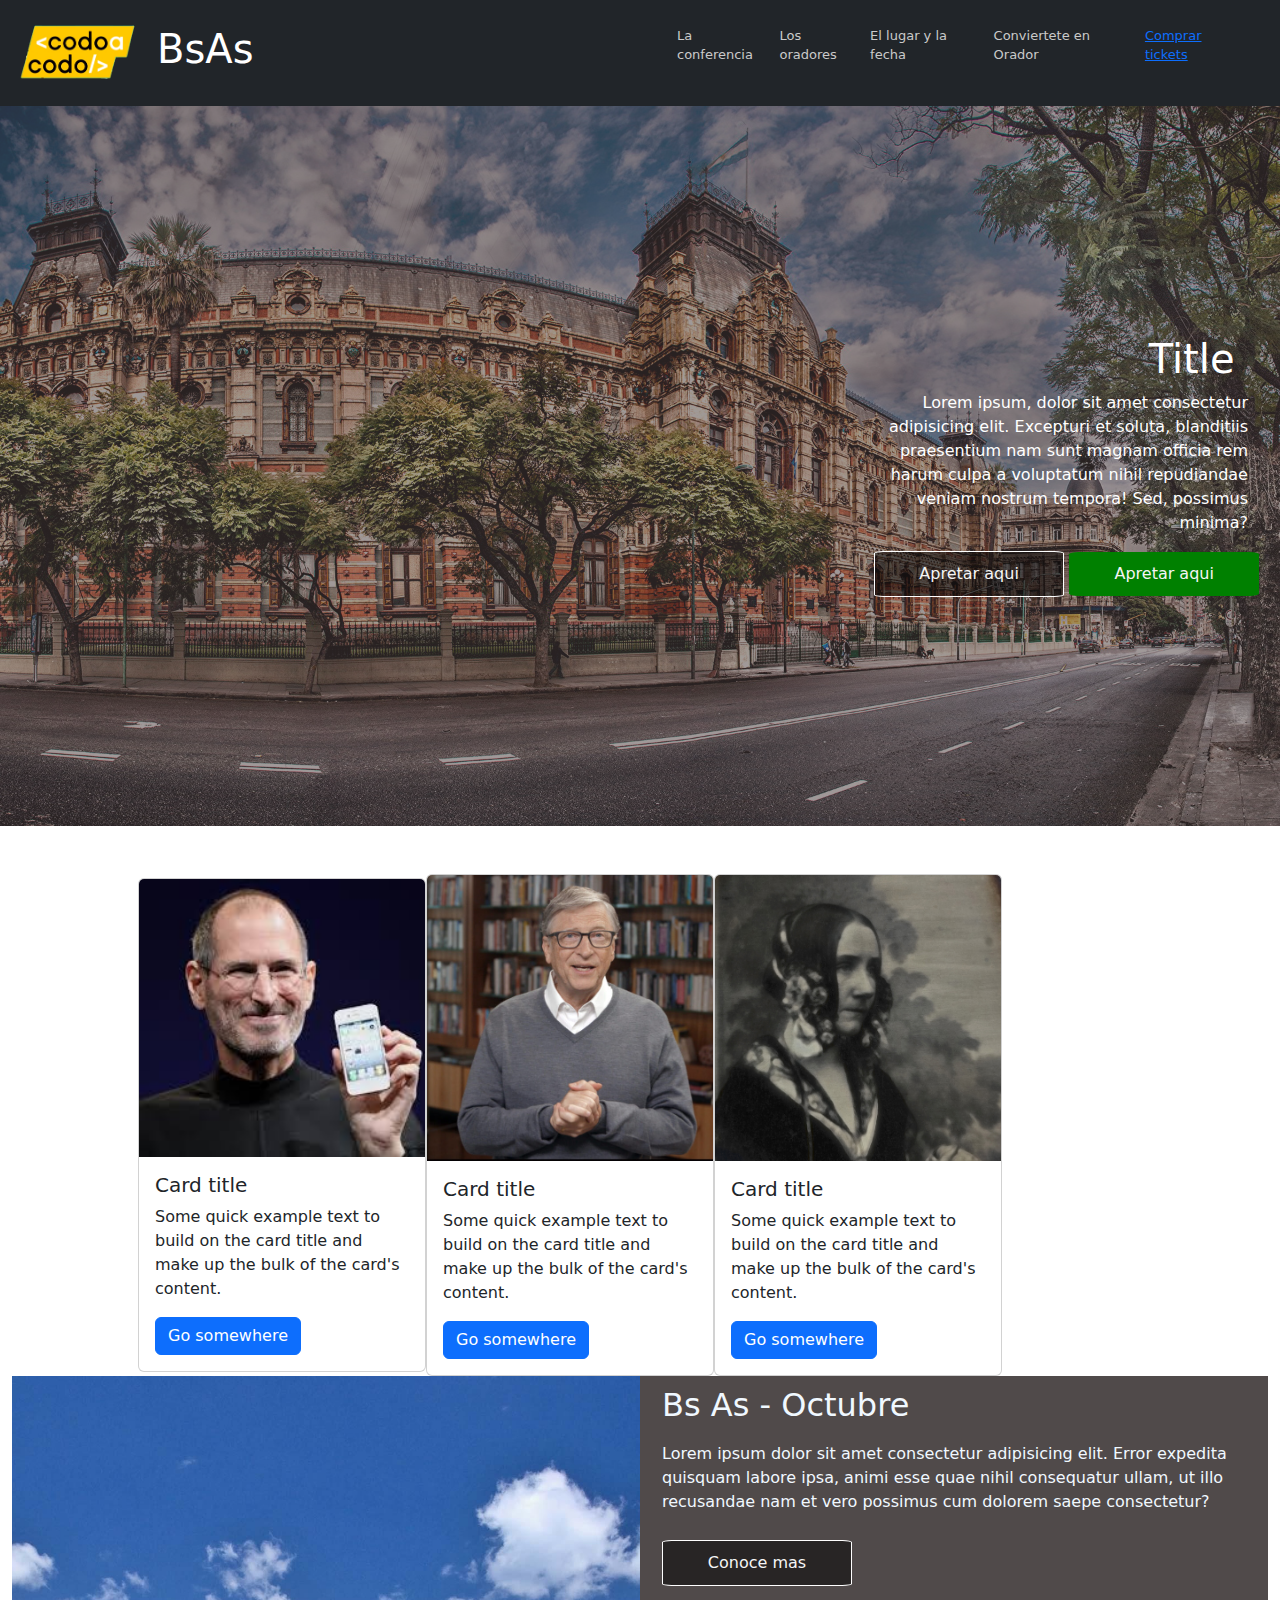
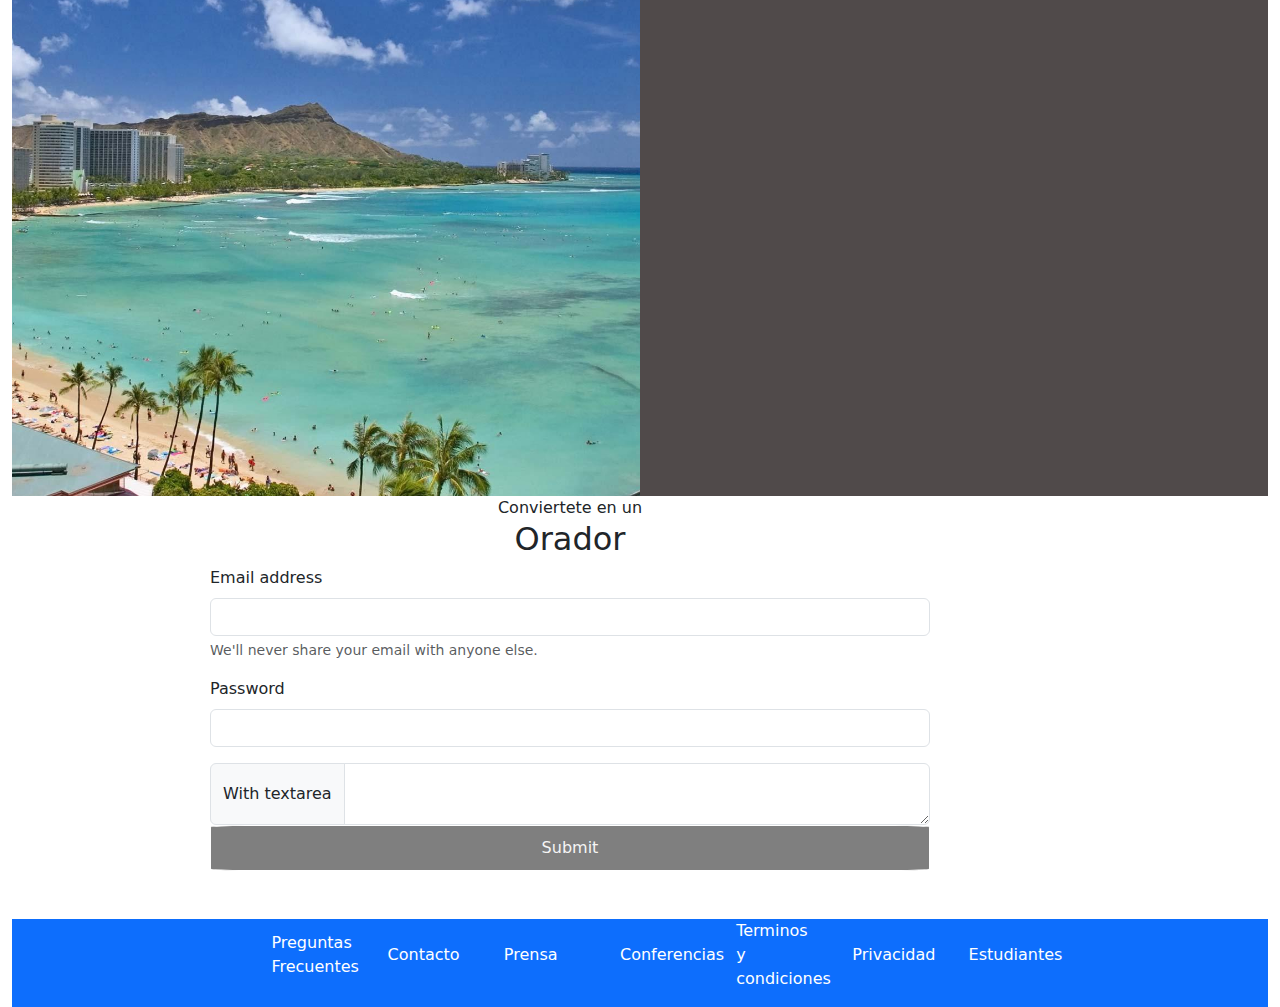
<file: index.html>
<!DOCTYPE html>
<html lang="en">
<head>
    <meta charset="UTF-8">
    <meta http-equiv="X-UA-Compatible" content="IE=edge">
    <meta name="viewport" content="width=device-width, initial-scale=1.0">
    <title>Document</title>
    <link rel="stylesheet" href="css/bootstrap.min.css".css">
    <link rel="stylesheet" href="css/style.css">
</head>
<body>
    <!-- header -->
    <div class="container-fluid">
        <div class="row bg-dark header">
            <nav class="navbar navbar-light ">

                <div class="col-6 d-flex flex-row justify-content-start align-items-center">
                    <img src="assets/img/codoacodo.png" alt="" srcset="" class="img-logo-cac">
                    <h1 class="ml-5">BsAs</h1>
                </div>
                <div class="col-6 d-flex flex-row justify-content-center align-items-center">
                    <ul class="side-ul">
                        <li>La conferencia</li>
                        <li>Los oradores</li>
                        <li>El lugar y la fecha</li>
                        <li>Conviertete en Orador</li>
                        <span>
                            <a href="serOrador.html">
                                <li>Comprar tickets</li>
                            </a>
                        </span>
                            
                    </ul>
                </div>
            </nav> 

        </div>
        <!-- Banner --> 
        <div class="row banner imgFondo d-flex flex-row">
            <div class="col-4">

            </div>
            <div class="col-4">

            </div>
            <div class="col-4 d-flex flex-column justify-content-center align-items-center mr-5 ba-info">
                <h1 class="content-title">Title</h1>
                <p class="content-p">Lorem ipsum, dolor sit amet consectetur adipisicing elit. Excepturi et soluta, blanditiis praesentium nam sunt magnam officia rem harum culpa a voluptatum nihil repudiandae veniam nostrum tempora! Sed, possimus minima?</p>
                <div class="item-group-buttons">
                    <button class="btn-content">Apretar aqui</button>
                    <button class="btn-content btn-buy">Apretar aqui</button>
                </div>
            </div>

           

        </div>
        <!-- Seccion cards -->
        <div class="row container ml-5 ">
            <div class="col  d-flex flex-row justify-content-center align-items-center mt-5">
                <div class="card " style="width: 18rem;">
                    <img src="assets/img/steve.jpg" class="card-img-top" alt="...">
                    <div class="card-body">
                      <h5 class="card-title">Card title</h5>
                      <p class="card-text">Some quick example text to build on the card title and make up the bulk of the card's content.</p>
                      <a href="#" class="btn btn-primary">Go somewhere</a>
                    </div>
                  </div> 
                  <div class="card " style="width: 18rem;">
                    <img src="assets/img/bill.jpg" class="card-img-top" alt="...">
                    <div class="card-body">
                      <h5 class="card-title">Card title</h5>
                      <p class="card-text">Some quick example text to build on the card title and make up the bulk of the card's content.</p>
                      <a href="#" class="btn btn-primary">Go somewhere</a>
                    </div>
                  </div> 
                  <div class="card " style="width: 18rem;">
                    <img src="assets/img/ada.jpeg" class="card-img-top" alt="...">
                    <div class="card-body">
                      <h5 class="card-title">Card title</h5>
                      <p class="card-text">Some quick example text to build on the card title and make up the bulk of the card's content.</p>
                      <a href="#" class="btn btn-primary">Go somewhere</a>
                    </div>
                  </div>
            </div>
        </div>
<!-- Imagen banner y info --> 
        <div class="container-fluid">
            <div class="row"> 
                <div class="col-6 fondoHonolulu">

                </div>
                <div class="col-6 info">
                    <h2>Bs As - Octubre</h2> 
                    <p>Lorem ipsum dolor sit amet consectetur adipisicing elit. Error expedita quisquam labore ipsa, animi esse quae nihil consequatur ullam, ut illo recusandae nam et vero possimus cum dolorem saepe consectetur?</p>
                    <button class="btn-content">Conoce mas</button>
                </div>
            </div>
        </div>

        <!-- formulario -->
        <div class="row container d-flex flex-column justify-content-center align-items-center">
            <div class="col-8 d-flex flex-column justify-content-center align-items-center">
                <span>Conviertete en un</span>
                <h2>Orador</h2>
                <form class="form-orador">
                    <div class="mb-3">
                      <label for="exampleInputEmail1" class="form-label">Email address</label>
                      <input type="email" class="form-control" id="exampleInputEmail1" aria-describedby="emailHelp">
                      <div id="emailHelp" class="form-text">We'll never share your email with anyone else.</div>
                    </div>
                    <div class="mb-3">
                      <label for="exampleInputPassword1" class="form-label">Password</label>
                      <input type="password" class="form-control" id="exampleInputPassword1">
                    </div>
                    <div class="input-group">
                        <span class="input-group-text">With textarea</span>
                        <textarea class="form-control" aria-label="With textarea"></textarea>
                      </div>
                    <button type="submit" class="btn-cien">Submit</button>
                  </form>

            </div>
        </div>
        <!-- footer -->
        <div class="container-fluid footer bg-primary mt-5">
            <div class="row d-flex justify-content-center">
                <div class="col-8 d-flex flex-row  justify-content-around align-items-center">
                    <p class="box-p">Preguntas Frecuentes</p>
                    <p class="box-p">Contacto</a>
                    <p class="box-p"> Prensa</p>
                    <p class="box-p"> Conferencias</a></p>
                    <p class="box-p"> Terminos y condiciones</p>
                    <p class="box-p"> Privacidad</p>
                    <p class="box-p"> Estudiantes</p>
                </div>
            </div>



        </div>

    </div>
    <script src="js/bootstrap.bundle.min.js"></script>

</body>
</html>
</file>
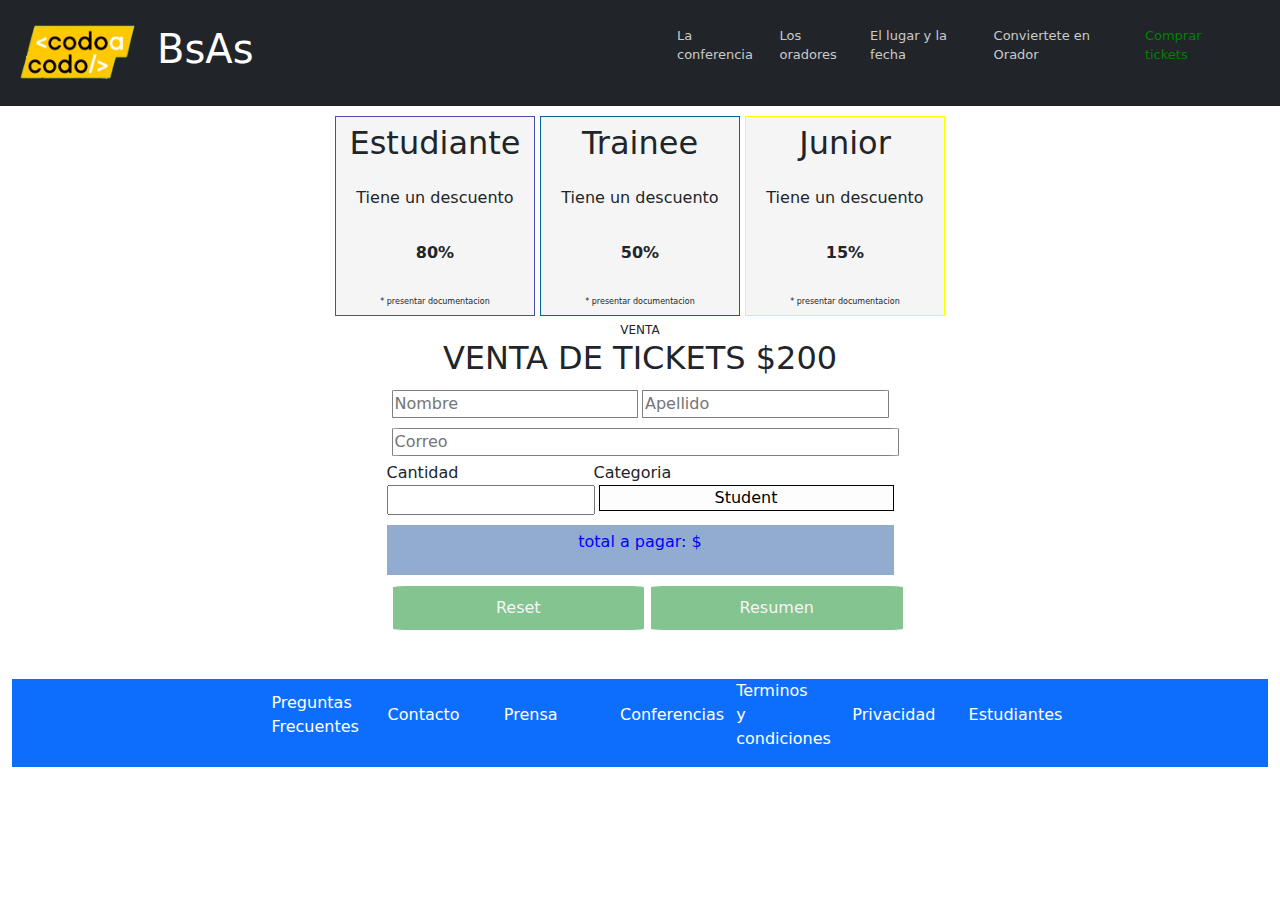
<file: serOrador.html>
<!DOCTYPE html>
<html lang="en">
<head>
    <meta charset="UTF-8">
    <meta http-equiv="X-UA-Compatible" content="IE=edge">
    <meta name="viewport" content="width=device-width, initial-scale=1.0">
    <title>Document</title>
    <link rel="stylesheet" href="css/bootstrap.min.css".css">
    <link rel="stylesheet" href="css/style.css">
</head>
<body>
    <!-- header -->
    <div class="container-fluid">
        <div class="row bg-dark header">
            <nav class="navbar navbar-light ">

                <div class="col-6 d-flex flex-row justify-content-start align-items-center">
                    <img src="assets/img/codoacodo.png" alt="" srcset="" class="img-logo-cac">
                    <h1 class="ml-5">BsAs</h1>
                </div>
                <div class="col-6 d-flex flex-row justify-content-center align-items-center">
                    <ul class="side-ul">
                        <li>La conferencia</li>
                        <li>Los oradores</li>
                        <li>El lugar y la fecha</li>
                        <li>Conviertete en Orador</li>
                        <span>
                            <li>Comprar tickets</li>
                        </span>
                            
                    </ul>
                </div>
            </nav> 

        </div> 
        <!-- form + js -->
        <div class="content ticket">
            <div class="content cupones">
                <div class="box student" name="student" id="student">
                    <h2>Estudiante</h2>
                    <p>Tiene un descuento</p>
                    <p><b>80%</b></p> 
                    <span>* presentar documentacion</span>
                </div>
           
                <div class="box trainee" id="trainee"> 
                    <h2>Trainee</h2>
                    <p>Tiene un descuento</p>
                    <p><b>50%</b></p> 
                    <span>* presentar documentacion</span>
                </div>
                <div class="box junior" id="junior"> 
                    <h2>Junior</h2>
                    <p>Tiene un descuento</p>
                    <p> <b>15%</b></p> 
                    <span>* presentar documentacion</span>
                </div>
            </div>
            <div class="content formulario">
                <span>VENTA</span>
                <h2>VENTA DE TICKETS $200</h2>
                <form action="" id="form-compra">
                    <div class="input-group">
                        <input type="text" name="name" class="input" placeholder="Nombre">
                        <input type="text" name="lastname" class=" input" placeholder="Apellido">
                    </div>
                    <input type="text" name="correo" placeholder="Correo" class="input">
                    <!-- cantidad y categoria -->
                    <div class="input-group">
                        <label for="cantidad">Cantidad</br>
                            <input type="number" name="cantidad" id="inp-cantidad" required>
                        </label>
                        <label for="categoria">
                            Categoria </br>
                            <select type="text" name="categoria" id="categoria">
                                <option  class="option" value="student">Student</option>
                                <option class="option" value="trainee">Trainee</option>
                                <option class="option" value="junior">Junior</option>
                            </select>
                        </label>
                    </div>
                    <div class="total" id="total">
                        <p>total a pagar: $</p> 
                    </div>
                    <div class="item-group-button">
                        <input type="reset" class="btn-content btn-accion ">
                        <button class="btn-content btn-accion" id="btn-calcular" >Resumen</button>
                    </div>
                    </form>
            </div>


        </div>

        <!-- footer -->
        <div class="container-fluid footer bg-primary mt-5">
            <div class="row d-flex justify-content-center">
                        <div class="col-8 d-flex flex-row  justify-content-around align-items-center">
                            <p class="box-p">Preguntas Frecuentes</p>
                            <p class="box-p">Contacto</a>
                            <p class="box-p"> Prensa</p>
                            <p class="box-p"> Conferencias</a></p>
                            <p class="box-p"> Terminos y condiciones</p>
                            <p class="box-p"> Privacidad</p>
                            <p class="box-p"> Estudiantes</p>
                        </div>
                    </div>
        
        
        
                </div>
        
            </div>
            <script src="js/ticket.js"></script>
            <script src="js/bootstrap.bundle.min.js"></script>
        
        </body>
</html>
</file>
<file: css/style.css>
/* .box{
    min-width: 150px;
    max-width: 150px;
    max-height: 150px;
    min-height: 150px;
    background-color: cornflowerblue;
    border: 1px solid black;
}  */

.header{
    max-height: 15%;
    min-height: 15%;
    color: white;
}

.img-logo-cac{
    background-image: url(../assets/img/codoacodo.png) ;
    background-position: center;
    background-size: cover;
    height: 10vh; 


}


.imgFondo{
    background-image: url(../assets/img/ba1.jpg);
    background-position: center;
    background-size: cover;
    height: 80vh;
    /* combinamos el color de fondo con la imagen */
    background-color: rgb(101,92,92);
    background-blend-mode: soft-light;
}
.some-dive{
    position: absolute;
    left: 75%;
}
.side-ul{
    display: flex;
    flex-direction: row;
    justify-content: space-between;
    color: rgb(202, 202, 202);
    margin-right: 30px;
}
.side-ul > li:hover{
    color:white;
}
li{
    list-style: none;
    padding: 5px;
    font-size: small;
} 
span > li{
    color:green;
}
.banner{
    color:white
}
.content-p{
    text-align: right;
    margin-right: 20px;
} 
.content-title{
    margin-left: 250px;
}

.item-group-button{
    width: 100%;
    display: flex;
    flex-wrap: nowrap;
} 
.btn-content{
    min-width: 190px;
    max-width: 190px;
    padding: 10px;
    color:whitesmoke;
    background-color: rgba(0, 0, 0, 0.5);
    border: 1px white solid;
    border-radius: 5%;
}

.btn-content.btn-buy{
    border: 0px;
    background-color: green;
}
.fondoHonolulu{
    background-image: url(../assets/img/honolulu.jpg);
    background-position: center;
    background-size: cover;
    height: 80vh;
    /* combinamos el color de fondo con la imagen */
    background-color: rgb(101,92,92);
    /* background-blend-mode: soft-light; */
} 

.info{
    background-color: rgb(80, 74, 74); 
    display: flex; 
    flex-direction: column; 
    color: aliceblue;
} 

.info > h2, .info > p, .info > button{
    margin-top: 10px;
    margin-left: 10px;
} 
.form-orador{
    width: 100%;
}
.footer{
    color: white;
}
.footer > a{
    text-decoration: none;
    
}
.box-p{ 
    font-size: 16px; 
    font-weight: 500;
    margin-left: 10px;
    max-width: 50px;
    min-width: 50px;
} 
.btn-cien{
    width: 100%;
    padding: 10px;
    color:whitesmoke;
    background-color: rgba(0, 0, 0, 0.5);
    border: 1px white solid;
    border-radius: 5%;
}
.content{
    width: 100%; 
    display: flex; 
    flex-wrap: wrap;
} 

.cupones{
    flex-direction: row;
    align-items: center;
    justify-content: center;
    margin-top:10px;
    gap: 5px;
    
}
.box{
    /* border: solid 2px; */
    min-width: 200px;
    max-width: 200px;
    min-height: 200px;
    max-height: 200px;
    background-color: whitesmoke;
    display: flex;
    flex-flow: column nowrap; 
    justify-content: space-around;
    align-items: center;

}

.box > span{
    font-size: 8px;
}
.student{
    border: solid 0.1em rgb(75, 75, 184);
}
.trainee{
    border: solid 0.1em rgb(4, 105, 145);
}
.junior{
    border: solid 0.1em yellow;
} 

.formulario{

    flex-direction: column;
    justify-content: center;
    align-items: center;
    min-width: 300px;
    margin-top: 5px;
    flex-wrap: nowrap;
}
.form-compra{
    width: 650px;
    border: 1px solid;
    min-width: 300px;
}
.formulario > span{
    font-size: 12px;
} 
.input{
    margin: 5px;
    border: solid 1px gray;
    border-radius: 2%;
    width: 100%;
}
.input-group{
    width: 100%;
    flex-wrap: nowrap;
}
.input-group > .input{
    width: 50%;
}
#categoria{
    margin-left: 5px;
    appearance: none;
    min-width: 295px;
    max-width: 295px;
    text-align: center;
    border: 1px solid;
    background-color: rgba(252, 252, 252, 0.5);


}

.btn-accion{
    margin: 10px 0px 0px 5px;  
    min-width: 50%;
    max-width: 50%;
    background-color: rgba(64, 165, 86, 0.651);
}
.total{
    margin-top: 10px;
    background-color: rgba(37, 90, 160, 0.5);
    color: blue;
    min-height: 50px;
    display: flex;
    justify-content: center;
    align-items: center;
} 
.total > p{
    text-align: center;
}
</file>
